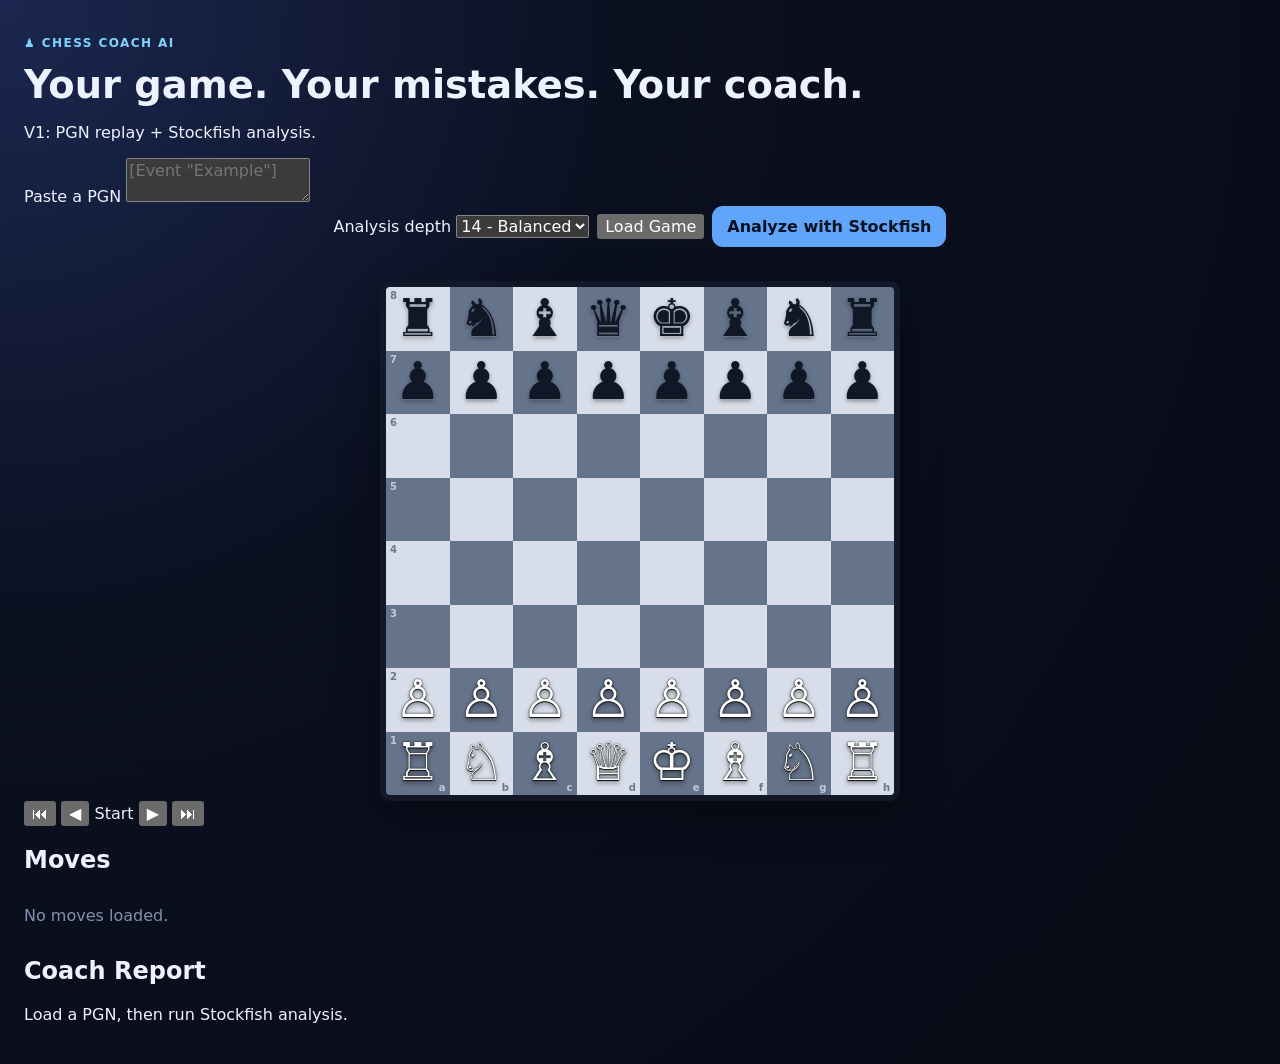
<file: index.html>
<!doctype html>
<html lang="en">
<head>
  <meta charset="utf-8">
  <meta name="viewport" content="width=device-width,initial-scale=1">
  <title>Chess Coach AI - V1</title>
  <link rel="stylesheet" href="/static/style.css">
</head>
<body>
  <main class="app">
    <header>
      <p class="eyebrow">♟ CHESS COACH AI</p>
      <h1>Your game. Your mistakes. Your coach.</h1>
      <p class="sub">V1: PGN replay + Stockfish analysis.</p>
    </header>

    <section class="input-card">
      <label for="pgn">Paste a PGN</label>
      <textarea id="pgn" placeholder='[Event "Example"]

1. e4 e5 2. Nf3 Nc6 3. Bb5 a6'></textarea>

      <div class="controls">
        <label>
          Analysis depth
          <select id="depth">
            <option value="12">12 - Fast</option>
            <option value="14" selected>14 - Balanced</option>
            <option value="18">18 - Deeper</option>
          </select>
        </label>
        <button id="loadBtn">Load Game</button>
        <button id="analyzeBtn" class="primary">Analyze with Stockfish</button>
      </div>
      <p id="status"></p>
    </section>

    <section class="workspace">
      <div class="board-card">
        <div id="board" class="board"></div>
        <div class="navigation">
          <button id="firstBtn">⏮</button>
          <button id="prevBtn">◀</button>
          <span id="moveLabel">Start</span>
          <button id="nextBtn">▶</button>
          <button id="lastBtn">⏭</button>
        </div>
      </div>

      <div class="moves-card">
        <h2>Moves</h2>
        <div id="moves"></div>
      </div>

      <div class="report-card">
        <h2>Coach Report</h2>
        <div id="report">
          <p>Load a PGN, then run Stockfish analysis.</p>
        </div>
      </div>
    </section>
  </main>
  <script src="/static/app.js"></script>
</body>
</html>
</file>
<file: static/style.css>
:root { font-family: Inter, ui-sans-serif, system-ui, -apple-system, BlinkMacSystemFont, "Segoe UI", sans-serif; color-scheme: dark; background:#0b1020; color:#edf2ff; }
* { box-sizing:border-box; }
body { margin:0; min-height:100vh; background:radial-gradient(circle at top left,#1b2750 0,#0b1020 38%,#070b15 100%); }
button, textarea, select { font:inherit; }
button { cursor:pointer; }
.app { max-width:1500px; margin:auto; padding:24px; }
.header { display:flex; justify-content:space-between; align-items:flex-end; gap:20px; margin-bottom:18px; }
.eyebrow { color:#7dd3fc; font-weight:800; letter-spacing:.12em; text-transform:uppercase; font-size:.75rem; }
h1 { margin:5px 0; font-size:clamp(1.8rem,3vw,3rem); }
.subtitle { margin:0; color:#9aa8c7; }
.engine { border:1px solid #263352; padding:10px 14px; border-radius:999px; color:#aab7d4; background:#11182a; white-space:nowrap; }
.engine.online { color:#86efac; }.engine.offline { color:#fca5a5; }
.layout { display:grid; grid-template-columns:minmax(360px, 560px) minmax(420px,1fr); gap:18px; align-items:start; }
.card { background:rgba(15,23,42,.86); border:1px solid #263352; border-radius:20px; box-shadow:0 18px 50px rgba(0,0,0,.22); overflow:hidden; }
.card-head { padding:18px 20px 10px; display:flex; justify-content:space-between; gap:10px; align-items:center; }.card-head h2 { margin:0; font-size:1rem; }
.board-wrap { padding:18px; }.board { width:min(100%,520px); aspect-ratio:1; margin:auto; display:grid; grid-template-columns:repeat(8,1fr); grid-template-rows:repeat(8,1fr); border:6px solid #111827; border-radius:10px; overflow:hidden; box-shadow:0 15px 40px rgba(0,0,0,.35); }
.square { position:relative; display:grid; place-items:center; min-width:0; min-height:0; }.square.light { background:#d8dee9; }.square.dark { background:#65748b; }
.piece { font-family:"DejaVu Sans","Segoe UI Symbol",serif; font-size:clamp(30px,6vw,52px); line-height:1; user-select:none; transform:translateY(-1px); filter:drop-shadow(0 2px 2px rgba(0,0,0,.38)); }.white-piece { color:#fff; text-shadow:0 1px 0 #111,0 0 2px #111; }.black-piece { color:#101827; text-shadow:0 1px 1px rgba(255,255,255,.18); }
.last-move { box-shadow:inset 0 0 0 4px rgba(250,204,21,.7); }
.rank-label,.file-label { position:absolute; font-size:10px; font-weight:900; opacity:.75; }.rank-label { top:3px; left:4px; }.file-label { right:4px; bottom:2px; }.light .rank-label,.light .file-label { color:#475569; }.dark .rank-label,.dark .file-label { color:#e2e8f0; }
.controls { display:flex; align-items:center; justify-content:center; gap:8px; padding:0 18px 18px; }.nav { width:44px; height:40px; border:1px solid #334155; background:#172036; color:#fff; border-radius:10px; }.nav:hover:not(:disabled) { background:#24314e; }.nav:disabled { opacity:.35; cursor:not-allowed; }.move-info { min-width:130px; text-align:center; }.move-counter { display:block; color:#7382a1; font-size:.75rem; margin-top:2px; }
.panel { padding:18px; }.panel textarea { width:100%; min-height:180px; resize:vertical; padding:14px; border:1px solid #334155; border-radius:12px; background:#0b1222; color:#e5e7eb; outline:none; }.panel textarea:focus { border-color:#60a5fa; box-shadow:0 0 0 3px rgba(96,165,250,.12); }
.actions { display:flex; gap:10px; margin-top:10px; }.primary,.secondary { border:0; border-radius:11px; padding:11px 15px; font-weight:800; }.primary { background:#60a5fa; color:#07111f; }.secondary { background:#1e293b; color:#e5e7eb; border:1px solid #334155; }.primary:hover { filter:brightness(1.08); }.secondary:hover { background:#26354e; }
.options { display:flex; align-items:center; gap:10px; margin-top:10px; color:#9aa8c7; font-size:.9rem; }.options select { background:#0b1222; color:#e5e7eb; border:1px solid #334155; border-radius:8px; padding:6px; }
.status { margin-top:10px; min-height:22px; color:#9aa8c7; font-size:.9rem; }.moves { max-height:310px; overflow:auto; display:flex; flex-wrap:wrap; gap:7px; padding:0 18px 18px; }.move { border:1px solid #293653; background:#111a2d; color:#dce5f7; border-radius:9px; padding:7px 9px; display:flex; gap:8px; align-items:center; }.move:hover { border-color:#4b638f; }.move.active { background:#24456b; border-color:#60a5fa; }.mini-badge { font-size:9px; padding:2px 5px; border-radius:999px; background:#25304a; color:#cbd5e1; }
.report { padding:0 18px 18px; max-height:calc(100vh - 70px); overflow:auto; }.report-section { border-top:1px solid #263352; padding:18px 0; }.report-section:first-child { border-top:0; }.report-section h3 { margin:0 0 12px; font-size:1rem; }.summary-grid { display:grid; grid-template-columns:repeat(5,1fr); gap:8px; }.summary-card { background:#10192d; border:1px solid #263352; border-radius:12px; padding:10px; }.summary-card span { display:block; font-size:.72rem; color:#8190ad; }.summary-card strong { display:block; font-size:1.4rem; margin-top:3px; }
.issue { background:#0f1729; border:1px solid #293653; border-radius:14px; padding:13px; margin-bottom:10px; }.issue.blunder { border-color:#7f1d1d; }.issue.mistake { border-color:#854d0e; }.issue.inaccuracy { border-color:#365314; }.issue.brilliant { border-color:#164e63; }.issue-top { display:flex; justify-content:space-between; gap:10px; align-items:center; }.badge { font-size:.7rem; font-weight:900; padding:4px 8px; border-radius:999px; background:#27344e; }.badge.blunder { background:#7f1d1d; }.badge.mistake { background:#854d0e; }.badge.inaccuracy { background:#365314; }.badge.brilliant { background:#155e75; }.issue-stats { display:flex; flex-wrap:wrap; gap:12px; margin:8px 0; color:#9aa8c7; font-size:.78rem; }.issue p { color:#cbd5e1; margin:7px 0 0; line-height:1.45; }.all-moves { max-height:650px; overflow:auto; }
.empty { color:#8391ad; padding:12px 0; }
@media (max-width:900px) { .layout { grid-template-columns:1fr; }.report { max-height:none; }.header { align-items:flex-start; flex-direction:column; }.summary-grid { grid-template-columns:repeat(2,1fr); } }
.roast{margin-top:8px;padding:8px 10px;border-left:3px solid #f59e0b;background:rgba(245,158,11,.08);font-size:.92rem}

.coach-card { padding-bottom:18px; }
.coach-grid { display:grid; grid-template-columns:repeat(4,minmax(0,1fr)); gap:10px; padding:0 18px 14px; }
.coach-avatar { min-width:0; display:flex; flex-direction:column; align-items:center; gap:4px; padding:12px 8px; border:1px solid #334155; border-radius:14px; background:#10192d; color:#e5e7eb; }
.coach-avatar.active { border-color:#60a5fa; background:#1d3555; box-shadow:0 0 0 2px rgba(96,165,250,.16); }
.avatar-face { font-size:2rem; }
.coach-avatar strong { font-size:.78rem; }
.coach-avatar small { color:#9aa8c7; font-size:.7rem; }
.coach-bubble { display:flex; align-items:center; gap:12px; margin:0 18px; padding:14px; border:1px solid #334155; border-radius:16px; background:#0b1222; }
.coach-bubble > span { font-size:2.4rem; }
.coach-bubble strong { color:#7dd3fc; }
.coach-bubble p { margin:4px 0 0; color:#cbd5e1; }
@media (max-width:700px) { .coach-grid { grid-template-columns:repeat(2,minmax(0,1fr)); } }

.v11-card{padding-bottom:18px}.v11-grid{display:grid;grid-template-columns:1fr 1fr;gap:18px;padding:0 18px}.v11-grid h3{margin:8px 0}.v11-grid textarea{width:100%;min-height:90px;padding:12px;border:1px solid #334155;border-radius:12px;background:#0b1222;color:#e5e7eb}.v11-grid pre,.v11-dashboard pre{white-space:pre-wrap;max-height:280px;overflow:auto;background:#0b1222;border:1px solid #263352;border-radius:12px;padding:12px;color:#cbd5e1}.v11-dashboard{padding:0 18px}.v11-dashboard{margin-top:12px}@media(max-width:700px){.v11-grid{grid-template-columns:1fr}}

/* V11 premium header */
.hero-header{position:relative;display:grid;grid-template-columns:minmax(0,1fr) auto;gap:18px;align-items:center;margin-bottom:22px;padding:22px 24px;border:1px solid rgba(96,165,250,.24);border-radius:24px;background:linear-gradient(135deg,rgba(20,34,62,.96),rgba(10,17,31,.94));box-shadow:0 24px 70px rgba(0,0,0,.28);overflow:hidden}
.hero-header:before{content:"";position:absolute;inset:-80px auto auto -50px;width:220px;height:220px;background:rgba(96,165,250,.12);filter:blur(50px);border-radius:50%;pointer-events:none}
.brand-block{position:relative;display:flex;align-items:center;gap:16px;min-width:0}.brand-mark{width:58px;height:58px;display:grid;place-items:center;border-radius:17px;background:linear-gradient(145deg,#263f68,#14213a);border:1px solid #46638f;font-size:2rem;box-shadow:inset 0 1px rgba(255,255,255,.08),0 10px 28px rgba(0,0,0,.25)}
.hero-header h1{margin:4px 0 5px;font-size:clamp(1.65rem,3vw,2.65rem);letter-spacing:-.035em;line-height:1.05}.hero-header .subtitle{max-width:700px;line-height:1.45}.top-nav{display:flex;gap:8px;flex-wrap:wrap;justify-content:flex-end}.nav-button{appearance:none;text-decoration:none;border:1px solid #3b557d;border-radius:11px;padding:10px 13px;background:#203250;color:#edf2ff;font-weight:850;font-size:.86rem;transition:transform .15s ease,background .15s ease,border-color .15s ease;white-space:nowrap}.nav-button:hover{transform:translateY(-1px);background:#29436a;border-color:#6086ba}.nav-button.ghost{background:rgba(15,23,42,.62);border-color:#334155}.nav-button.ghost:hover{background:#1e2d47}
.hero-header .engine{grid-column:1 / -1;justify-self:start;padding:7px 12px;font-size:.78rem}
html{scroll-behavior:smooth}.card[id]{scroll-margin-top:18px}
@media(max-width:1000px){.hero-header{grid-template-columns:1fr}.top-nav{justify-content:flex-start}.hero-header .engine{grid-column:auto}}
@media(max-width:600px){.hero-header{padding:18px}.brand-block{align-items:flex-start}.brand-mark{width:48px;height:48px;font-size:1.7rem}.top-nav{display:grid;grid-template-columns:1fr 1fr;width:100%}.nav-button{text-align:center}}
</file>
